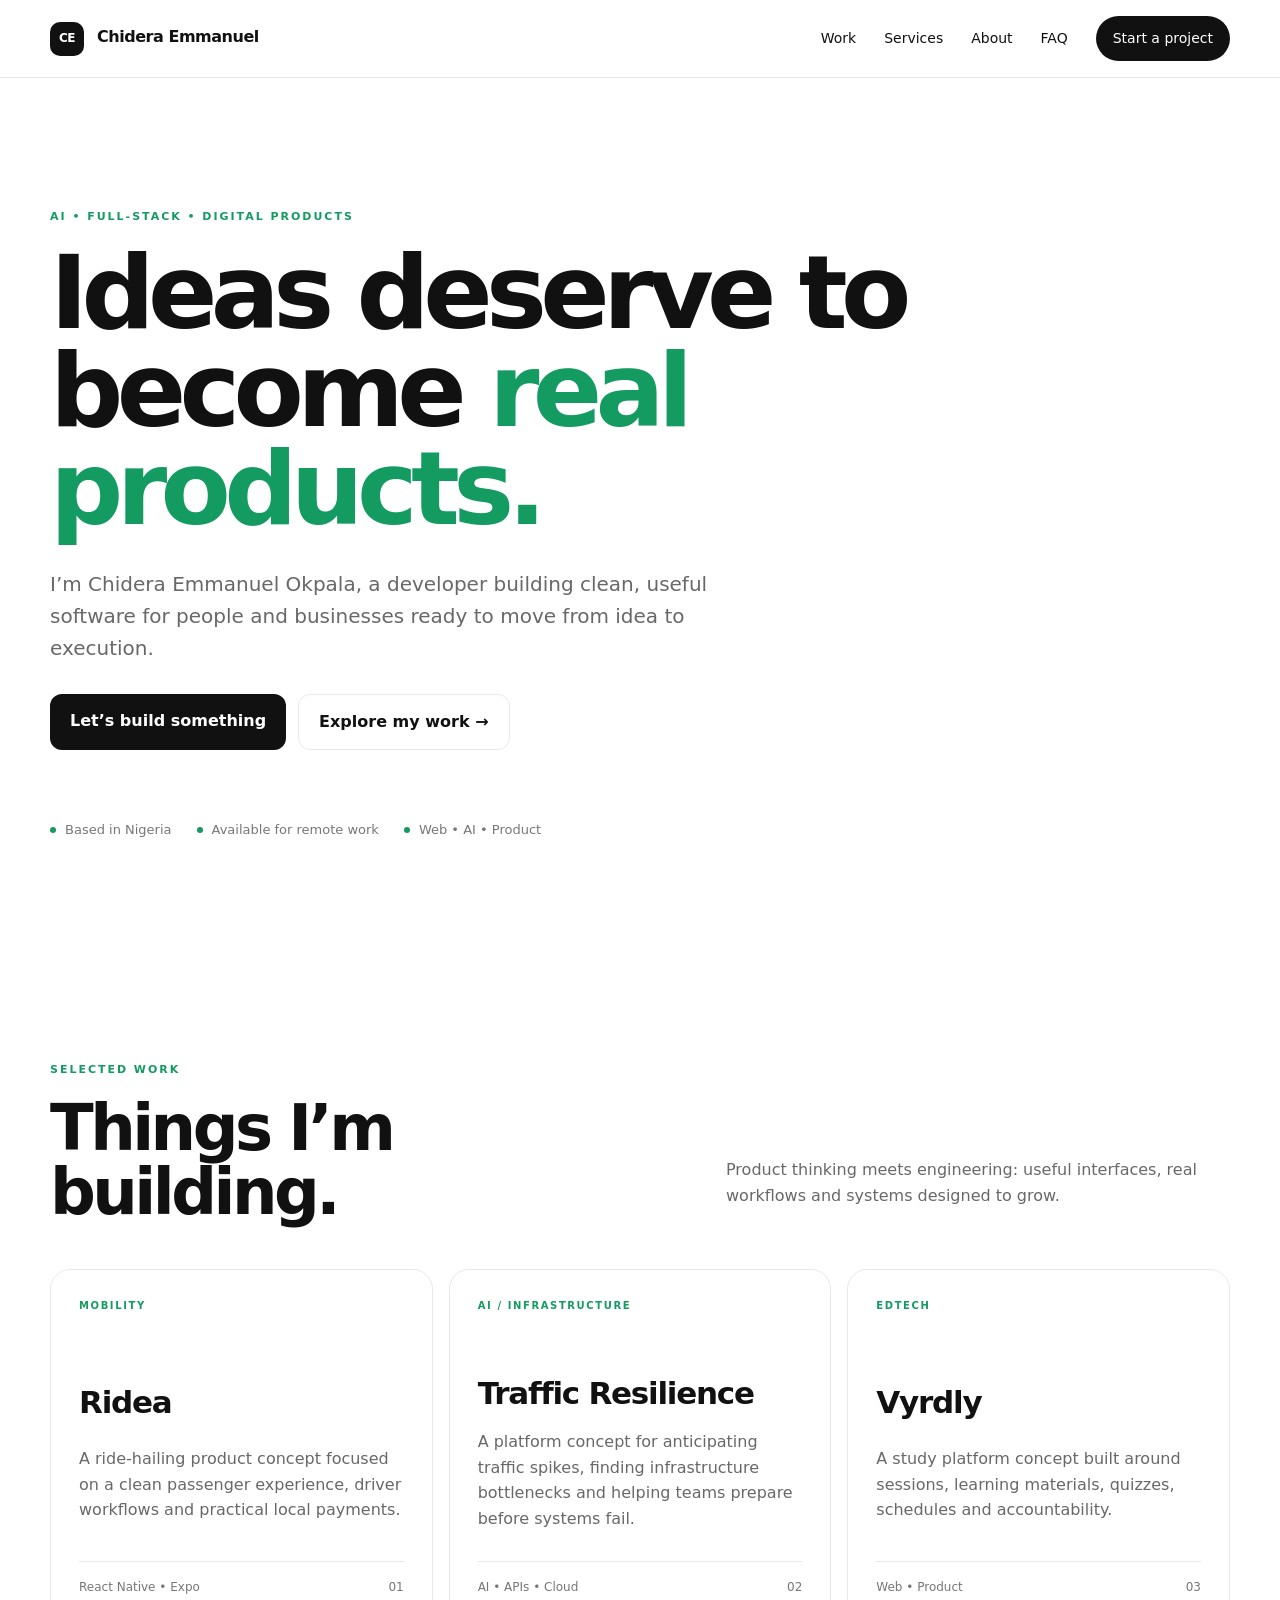
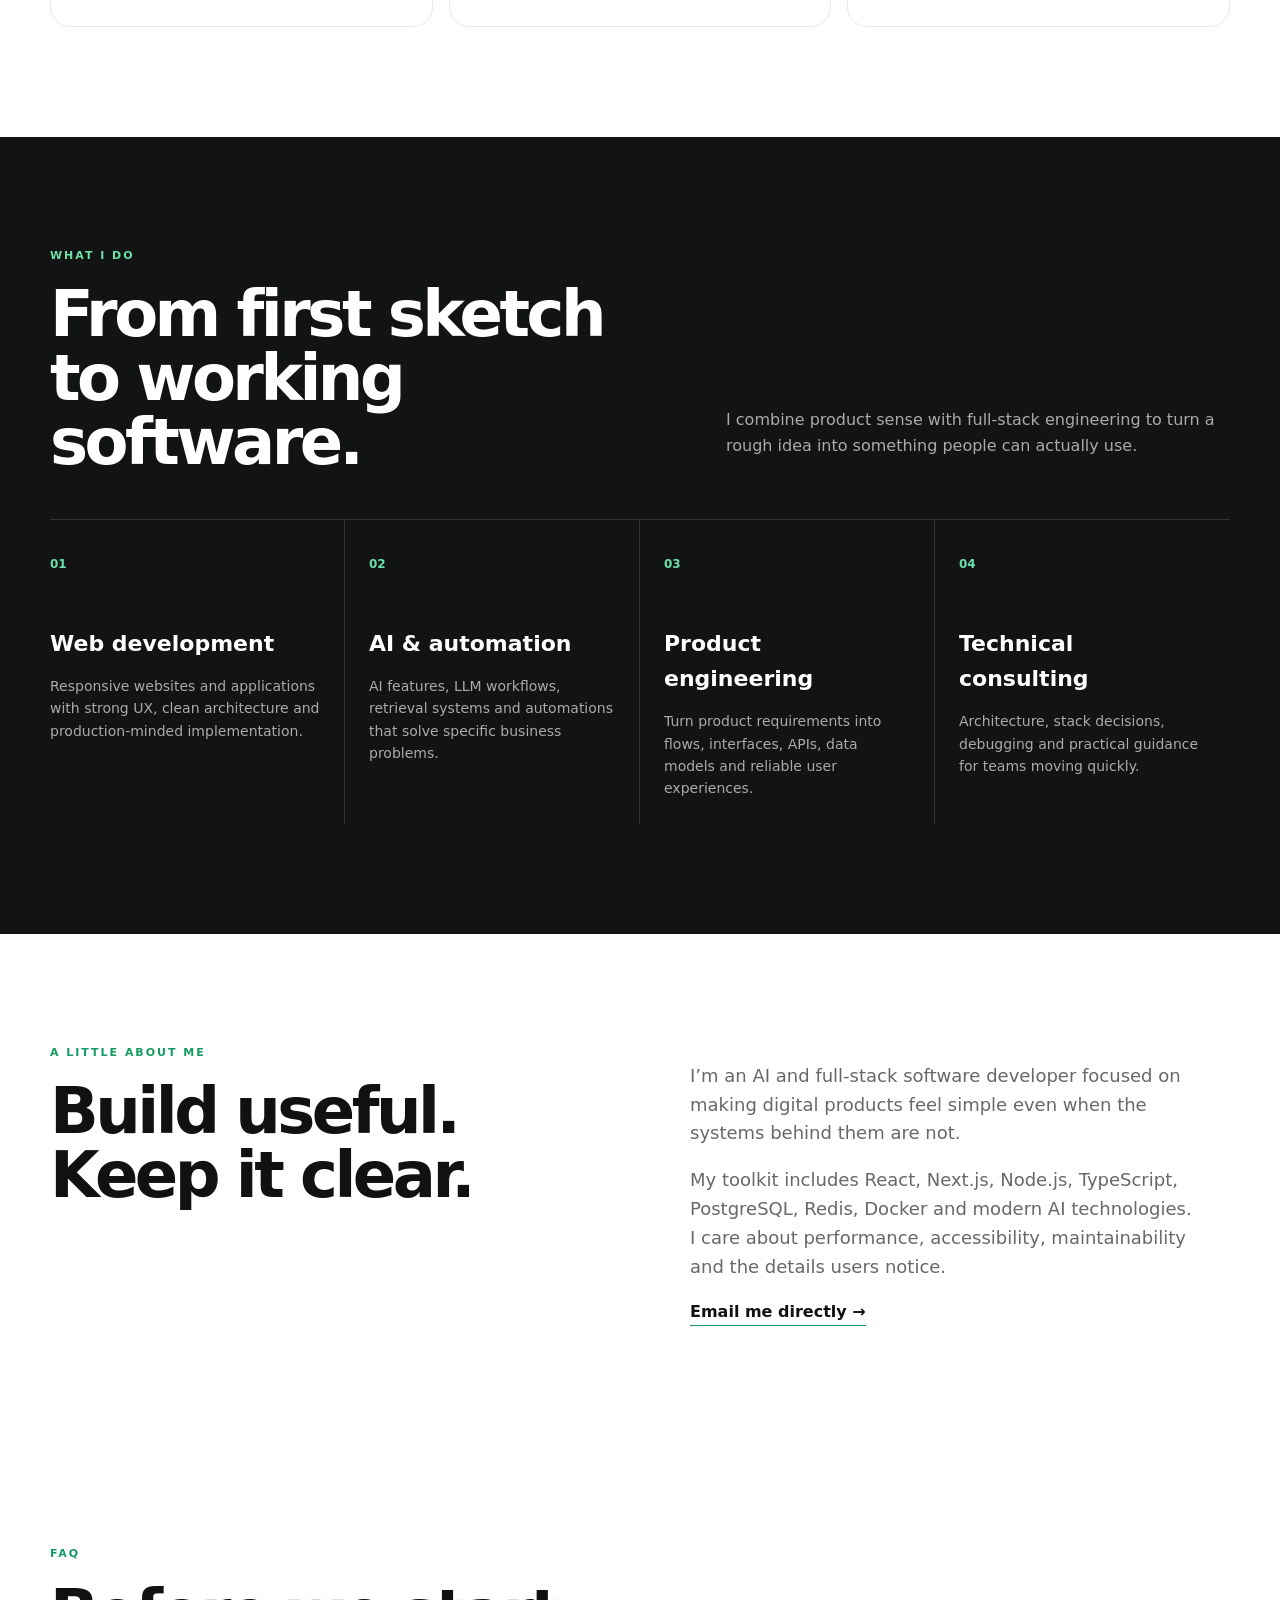
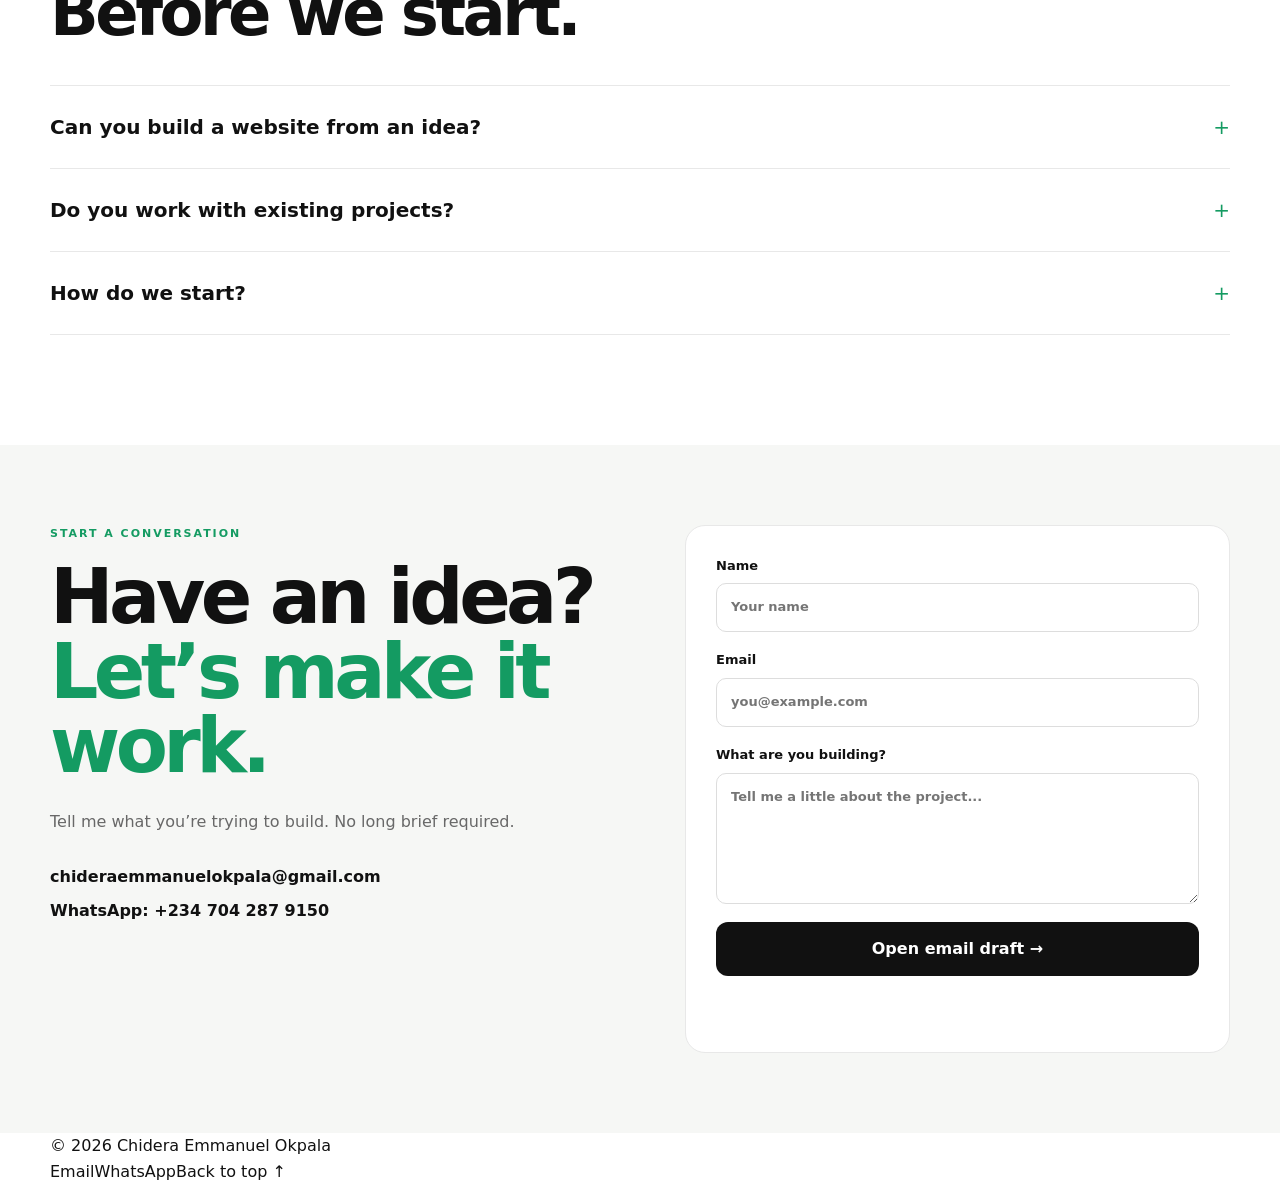
<file: index.html>
<!doctype html><html lang="en"><head><meta charset="UTF-8"><meta name="viewport" content="width=device-width,initial-scale=1"><title>Chidera Emmanuel Okpala — AI & Full-Stack Developer</title><meta name="description" content="Chidera Emmanuel Okpala builds modern web products, AI-powered experiences and practical digital solutions."><meta name="theme-color" content="#ffffff"><meta property="og:title" content="Chidera Emmanuel Okpala — AI & Full-Stack Developer"><meta property="og:description" content="Modern software, thoughtful interfaces and practical digital products."><meta property="og:type" content="website"><link rel="icon" href="favicon.svg" type="image/svg+xml"><link rel="stylesheet" href="styles.css"></head><body><header class="nav"><a class="brand" href="#home"><span>CE</span> Chidera Emmanuel</a><button class="menu" aria-label="Open menu" aria-expanded="false">☰</button><nav><a href="#work">Work</a><a href="#services">Services</a><a href="#about">About</a><a href="#faq">FAQ</a><a class="nav-cta" href="#contact">Start a project</a></nav></header><main><section id="home" class="hero wrap"><div class="eyebrow">AI • FULL-STACK • DIGITAL PRODUCTS</div><h1>Ideas deserve to become <em>real products.</em></h1><p class="lead">I’m Chidera Emmanuel Okpala, a developer building clean, useful software for people and businesses ready to move from idea to execution.</p><div class="actions"><a class="btn primary" href="#contact">Let’s build something</a><a class="btn secondary" href="#work">Explore my work →</a></div><div class="trust"><span>Based in Nigeria</span><span>Available for remote work</span><span>Web • AI • Product</span></div></section><section id="work" class="section wrap"><div class="section-head"><div><div class="eyebrow">SELECTED WORK</div><h2>Things I’m building.</h2></div><p>Product thinking meets engineering: useful interfaces, real workflows and systems designed to grow.</p></div><div class="grid projects"><article class="card project"><div class="tag">MOBILITY</div><h3>Ridea</h3><p>A ride-hailing product concept focused on a clean passenger experience, driver workflows and practical local payments.</p><div class="project-foot"><span>React Native • Expo</span><span>01</span></div></article><article class="card project"><div class="tag">AI / INFRASTRUCTURE</div><h3>Traffic Resilience</h3><p>A platform concept for anticipating traffic spikes, finding infrastructure bottlenecks and helping teams prepare before systems fail.</p><div class="project-foot"><span>AI • APIs • Cloud</span><span>02</span></div></article><article class="card project"><div class="tag">EDTECH</div><h3>Vyrdly</h3><p>A study platform concept built around sessions, learning materials, quizzes, schedules and accountability.</p><div class="project-foot"><span>Web • Product</span><span>03</span></div></article></div></section><section id="services" class="section dark"><div class="wrap"><div class="section-head"><div><div class="eyebrow light">WHAT I DO</div><h2>From first sketch to working software.</h2></div><p>I combine product sense with full-stack engineering to turn a rough idea into something people can actually use.</p></div><div class="service-grid"><div class="service"><b>01</b><h3>Web development</h3><p>Responsive websites and applications with strong UX, clean architecture and production-minded implementation.</p></div><div class="service"><b>02</b><h3>AI & automation</h3><p>AI features, LLM workflows, retrieval systems and automations that solve specific business problems.</p></div><div class="service"><b>03</b><h3>Product engineering</h3><p>Turn product requirements into flows, interfaces, APIs, data models and reliable user experiences.</p></div><div class="service"><b>04</b><h3>Technical consulting</h3><p>Architecture, stack decisions, debugging and practical guidance for teams moving quickly.</p></div></div></div></section><section id="about" class="section wrap about"><div><div class="eyebrow">A LITTLE ABOUT ME</div><h2>Build useful. Keep it clear.</h2></div><div><p>I’m an AI and full-stack software developer focused on making digital products feel simple even when the systems behind them are not.</p><p>My toolkit includes React, Next.js, Node.js, TypeScript, PostgreSQL, Redis, Docker and modern AI technologies. I care about performance, accessibility, maintainability and the details users notice.</p><a class="text-link" href="mailto:chideraemmanuelokpala@gmail.com">Email me directly →</a></div></section><section id="faq" class="section wrap faq"><div class="eyebrow">FAQ</div><h2>Before we start.</h2><div class="faq-list"><details><summary>Can you build a website from an idea?</summary><p>Yes. I can take a concept through structure, UI, implementation and launch, while keeping the scope focused on what the product actually needs.</p></details><details><summary>Do you work with existing projects?</summary><p>Yes. I can improve an existing codebase, fix issues, add features or help turn a rough prototype into a cleaner product.</p></details><details><summary>How do we start?</summary><p>Send a short description of what you want to build. We can clarify the goal, users, key features and next practical step.</p></details></div></section><section id="contact" class="section contact wrap"><div class="contact-copy"><div class="eyebrow">START A CONVERSATION</div><h2>Have an idea?<br><em>Let’s make it work.</em></h2><p>Tell me what you’re trying to build. No long brief required.</p><div class="contact-links"><a href="mailto:chideraemmanuelokpala@gmail.com">chideraemmanuelokpala@gmail.com</a><a href="https://wa.me/2347042879150" target="_blank" rel="noopener">WhatsApp: +234 704 287 9150</a></div></div><form id="contactForm" class="form"><label>Name<input id="name" name="name" required autocomplete="name" placeholder="Your name"></label><label>Email<input id="email" name="email" type="email" required autocomplete="email" placeholder="you@example.com"></label><label>What are you building?<textarea id="message" name="message" required rows="5" placeholder="Tell me a little about the project..."></textarea></label><button class="btn primary" type="submit">Open email draft →</button><p id="formStatus" class="status" role="status"></p></form></section></main><footer class="footer wrap"><span>© <span id="year"></span> Chidera Emmanuel Okpala</span><div><a href="mailto:chideraemmanuelokpala@gmail.com">Email</a><a href="https://wa.me/2347042879150" target="_blank" rel="noopener">WhatsApp</a><a href="#home">Back to top ↑</a></div></footer><script src="script.js"></script></body></html>
</file>
<file: styles.css>
:root{--ink:#111;--muted:#686868;--line:#e8e8e8;--green:#149b62;--soft:#f6f7f5;--dark:#111412;--max:1180px}*{box-sizing:border-box}html{scroll-behavior:smooth}body{margin:0;font-family:Inter,ui-sans-serif,system-ui,-apple-system,BlinkMacSystemFont,"Segoe UI",sans-serif;color:var(--ink);background:#fff;line-height:1.6}a{color:inherit;text-decoration:none}.wrap{width:min(calc(100% - 48px),var(--max));margin:auto}.nav{height:78px;border-bottom:1px solid var(--line);display:flex;align-items:center;justify-content:space-between;padding:0 max(24px,calc((100vw - var(--max))/2));position:sticky;top:0;background:rgba(255,255,255,.92);backdrop-filter:blur(14px);z-index:20}.brand{font-weight:800;letter-spacing:-.03em}.brand span{display:inline-grid;place-items:center;width:34px;height:34px;border-radius:10px;background:var(--ink);color:#fff;margin-right:8px;font-size:12px}.nav nav{display:flex;gap:28px;align-items:center;font-size:14px}.nav nav a:not(.nav-cta):hover,.footer a:hover,.contact-links a:hover,.text-link:hover{color:var(--green)}.nav-cta{background:var(--ink);color:#fff;padding:11px 17px;border-radius:99px}.menu{display:none;border:0;background:none;font-size:22px}.hero{padding:130px 0 110px}.eyebrow{font-size:11px;font-weight:800;letter-spacing:.18em;color:var(--green);margin-bottom:18px}.hero h1{font-size:clamp(52px,8vw,104px);line-height:.96;letter-spacing:-.065em;max-width:950px;margin:0}.hero h1 em,.contact h2 em{font-style:normal;color:var(--green)}.lead{font-size:20px;color:var(--muted);max-width:690px;margin:30px 0}.actions{display:flex;gap:12px;flex-wrap:wrap}.btn{border:0;border-radius:12px;padding:14px 20px;font:inherit;font-weight:750;cursor:pointer;display:inline-block}.primary{background:var(--ink);color:#fff}.primary:hover{transform:translateY(-2px);background:#252825}.secondary{border:1px solid var(--line);background:#fff}.secondary:hover{border-color:#bbb}.trust{display:flex;gap:25px;flex-wrap:wrap;margin-top:70px;color:#777;font-size:13px}.trust span:before{content:"";display:inline-block;width:6px;height:6px;background:var(--green);border-radius:50%;margin:0 9px 1px 0}.section{padding:110px 0}.section-head{display:grid;grid-template-columns:1.1fr .9fr;gap:60px;align-items:end;margin-bottom:45px}.section-head h2,.about h2,.faq h2{font-size:clamp(38px,5vw,64px);line-height:1;letter-spacing:-.055em;margin:0}.section-head>p,.about p{color:var(--muted);max-width:510px}.grid{display:grid;grid-template-columns:repeat(3,1fr);gap:16px}.card{border:1px solid var(--line);border-radius:20px;padding:28px;background:#fff}.project{min-height:330px;display:flex;flex-direction:column;justify-content:space-between;transition:.25s}.project:hover{transform:translateY(-5px);box-shadow:0 18px 50px rgba(0,0,0,.07)}.tag{font-size:10px;font-weight:800;letter-spacing:.16em;color:var(--green)}.project h3{font-size:31px;letter-spacing:-.04em;margin:55px 0 10px}.project p{color:var(--muted);margin:0}.project-foot{display:flex;justify-content:space-between;border-top:1px solid var(--line);padding-top:16px;margin-top:30px;font-size:12px;color:#777}.dark{background:var(--dark);color:#fff}.dark .section-head>p{color:#a8aca9}.light{color:#6de0aa}.service-grid{display:grid;grid-template-columns:repeat(4,1fr);border-top:1px solid #303532}.service{padding:30px 24px 10px 0;border-right:1px solid #303532}.service:not(:first-child){padding-left:24px}.service:last-child{border-right:0}.service b{font-size:12px;color:#6de0aa}.service h3{font-size:22px;margin:50px 0 10px}.service p{color:#a8aca9;font-size:14px}.about{display:grid;grid-template-columns:1fr 1fr;gap:100px}.about p{font-size:18px}.text-link{font-weight:750;border-bottom:1px solid var(--green);padding-bottom:4px}.faq-list{margin-top:40px;border-top:1px solid var(--line)}details{border-bottom:1px solid var(--line);padding:0}summary{cursor:pointer;list-style:none;padding:25px 0;font-size:20px;font-weight:700;display:flex;justify-content:space-between}summary:after{content:"+";font-weight:400;color:var(--green)}details[open] summary:after{content:"−"}details p{max-width:700px;color:var(--muted);margin:0 0 25px}.contact{display:grid;grid-template-columns:1fr 1fr;gap:90px;background:var(--soft);padding:80px max(24px,calc((100vw - var(--max))/2));width:100%;max-width:none}.contact h2{font-size:clamp(44px,6vw,76px);line-height:.98;letter-spacing:-.06em;margin:0 0 25px}.contact-copy>p{color:var(--muted)}.contact-links{display:grid;gap:8px;margin-top:30px;font-weight:700}.form{background:#fff;padding:30px;border-radius:20px;border:1px solid var(--line)}label{display:block;font-size:13px;font-weight:750;margin-bottom:18px}input,textarea{display:block;width:100%;border:1px solid #ddd;border-radius:10px;padding:13px 14px;margin-top:7px;font:inherit;resize:vertical;outline:none}input:focus,textarea:focus{border-color:var(--green);box-shadow:0 0 0 3px rgba(20,155,98,.1)}.form .btn{width:100%}.status{font-size:13px;color:var(--green);min-height:20px}@media(max-width:800px){.nav{height:68px}.menu{display:block}.nav nav{display:none;position:absolute;top:68px;left:0;right:0;background:#fff;border-bottom:1px solid var(--line);padding:20px 24px;flex-direction:column;align-items:stretch}.nav nav.open{display:flex}.nav-cta{text-align:center}.hero{padding:85px 0 70px}.hero h1{font-size:clamp(48px,14vw,76px)}.lead{font-size:17px}.section{padding:75px 0}.section-head,.about,.contact{grid-template-columns:1fr;gap:25px}.grid,.service-grid{grid-template-columns:1fr}.service{border-right:0;border-bottom:1px solid #303532;padding:25px 0!important}.service:last-child{border-bottom:0}.project{min-height:290px}.contact{padding:70px 24px}.footer{flex-direction:column}.footer div{flex-wrap:wrap}}
</file>
